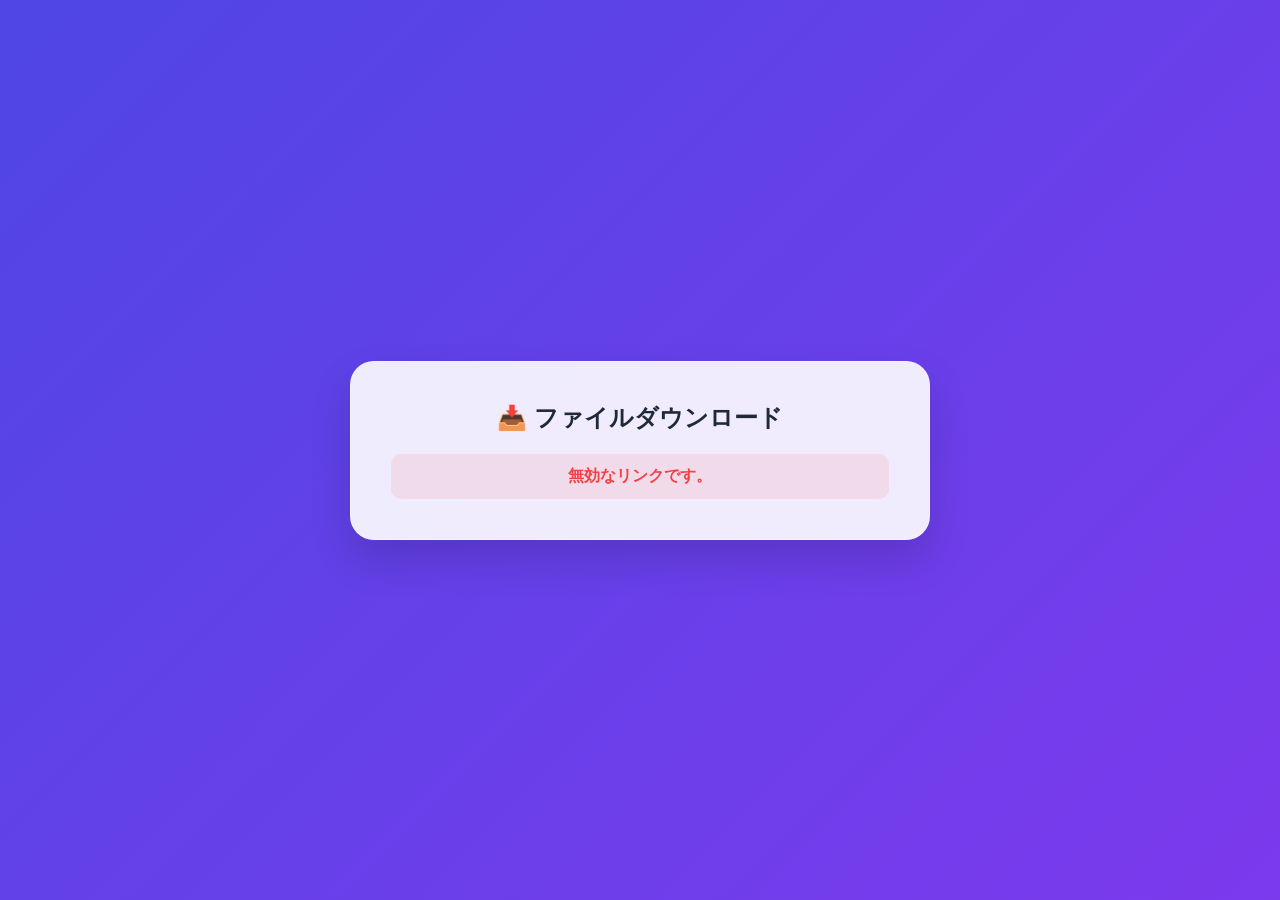
<file: static/download.html>
<!DOCTYPE html>
<html lang="ja">
<head>
    <meta charset="UTF-8">
    <title>ファイルダウンロード - File Share</title>
    <link rel="stylesheet" href="style.css">
</head>
<body>
    <div class="glass-panel">
        <h2 style="color: #1f2937; margin-top: 0;">📥 ファイルダウンロード</h2>
        <div id="loading" style="color: #4b5563; margin: 30px 0;">ファイルを読み込んでいます...</div>
        
        <div id="file-info" class="hidden" style="text-align: left; background: white; padding: 20px; border-radius: 14px; margin: 20px 0; border: 1px solid #e5e7eb;">
            <p style="margin: 8px 0;"><strong>ファイル名:</strong> <span id="f-name" style="color: #4f46e5; word-break: break-all;"></span></p>
            <p style="margin: 8px 0;"><strong>ファイルサイズ:</strong> <span id="f-size" style="color: #4b5563;"></span></p>
            <p style="margin: 8px 0;"><strong>有効期限:</strong> <span id="f-expire" style="color: #4b5563;"></span></p>
        </div>

        <button id="download-btn" class="btn hidden" onclick="startDownload()" style="width: 100%;">ダウンロードする</button>
        <div id="error-msg" class="hidden" style="color: #ef4444; font-weight: 600; margin-top: 20px; background: rgba(239,68,68,0.1); padding: 12px; border-radius: 10px;"></div>
    </div>

    <script>
        const urlParams = new URLSearchParams(window.location.search);
        const fileId = urlParams.get('id');

        async function init() {
            if (!fileId) {
                showError("無効なリンクです。");
                return;
            }
            try {
                const res = await fetch(`/api/info/${fileId}`);
                if (!res.ok) throw new Error("ファイルが見つからないか、有効期限切れです。");
                const data = await res.json();

                document.getElementById('f-name').textContent = data.original_name;
                document.getElementById('f-size').textContent = formatBytes(data.size);
                document.getElementById('f-expire').textContent = data.expires_at === 'never' ? '無期限（永続）' : new Date(data.expires_at).toLocaleString();

                document.getElementById('loading').classList.add('hidden');
                document.getElementById('file-info').classList.remove('hidden');
                document.getElementById('download-btn').classList.remove('hidden');
            } catch (err) {
                showError(err.message);
            }
        }

        function startDownload() {
            window.location.href = `/api/download/${fileId}`;
        }

        function showError(msg) {
            document.getElementById('loading').classList.add('hidden');
            const errDiv = document.getElementById('error-msg');
            errDiv.textContent = msg;
            errDiv.classList.remove('hidden');
        }

        function formatBytes(bytes) {
            if (bytes === 0) return '0 Bytes';
            const k = 1024, sizes = ['Bytes', 'KB', 'MB', 'GB'];
            const i = Math.floor(Math.log(bytes) / Math.log(k));
            return parseFloat((bytes / Math.pow(k, i)).toFixed(2)) + ' ' + sizes[i];
        }

        init();
    </script>
</body>
</html>
</file>
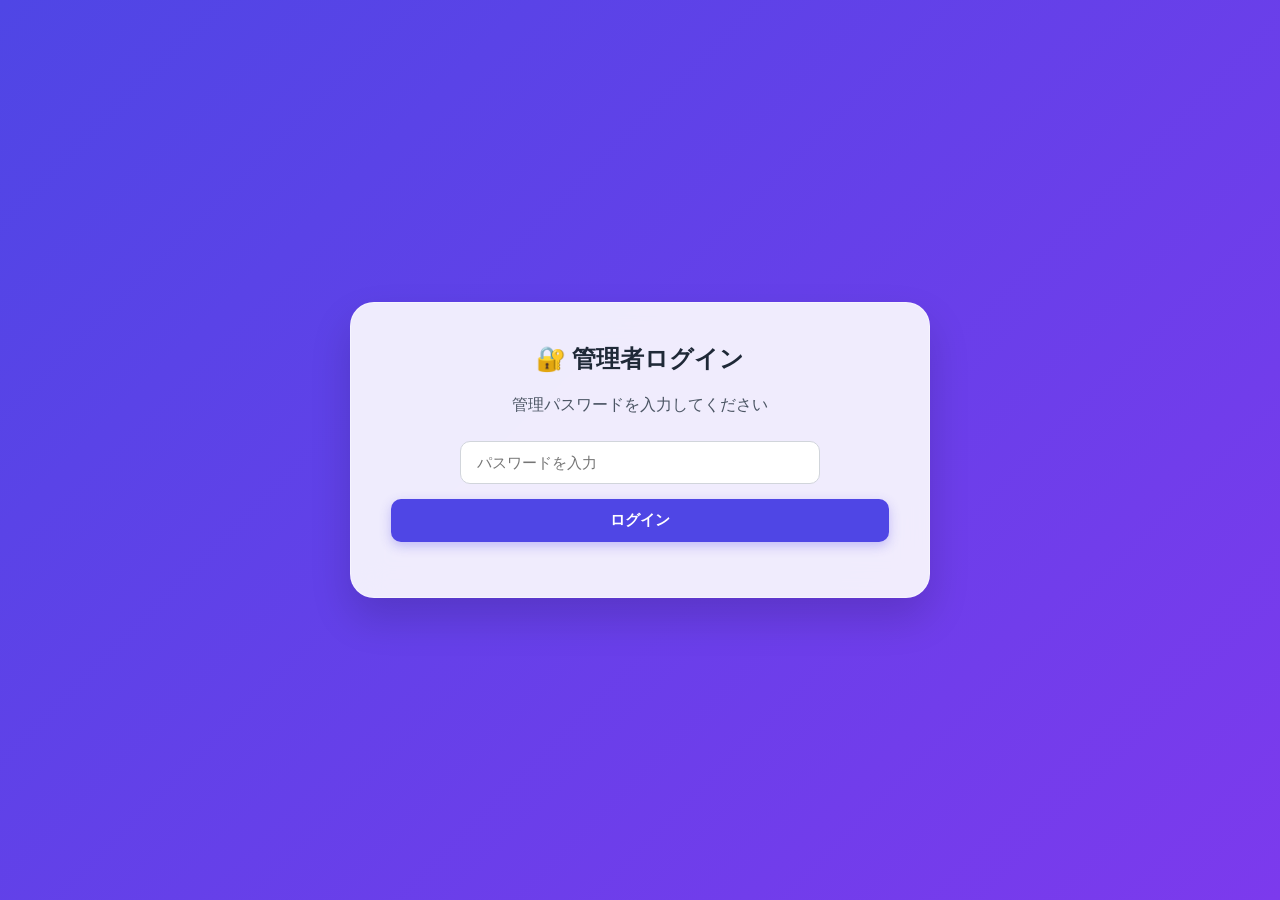
<file: static/manage.html>
<!DOCTYPE html>
<html lang="ja">
<head>
    <meta charset="UTF-8">
    <title>Admin Login - File Share</title>
    <link rel="stylesheet" href="style.css">
</head>
<body>
    <div class="glass-panel">
        <h2 style="color: #1f2937; margin-top: 0;">🔐 管理者ログイン</h2>
        <p style="color: #4b5563; margin-bottom: 25px;">管理パスワードを入力してください</p>
        
        <input type="password" id="secret-key" class="input-field" placeholder="パスワードを入力">
        <br>
        <button onclick="handleLogin()" class="btn" style="width: 100%;">ログイン</button>
        <div id="login-error" style="color: #ef4444; margin-top: 15px; font-size: 14px; font-weight: 500;"></div>
    </div>

    <script>
        async function handleLogin() {
            const token = document.getElementById('secret-key').value;
            const errDiv = document.getElementById('login-error');
            errDiv.textContent = "";

            try {
                const res = await fetch('/api/admin/verify?token=' + encodeURIComponent(token));
                if (res.status === 403) {
                    errDiv.textContent = "⚠️ パスワードが違います";
                    return;
                }
                if (!res.ok) throw new Error("通信エラーが発生しました");

                // トークンを sessionStorage に保存してダッシュボードへページ遷移
                sessionStorage.setItem('admin_token', token);
                window.location.href = '/dashboard.html';
            } catch (err) {
                errDiv.textContent = "⚠️ " + err.message;
            }
        }

        // Enterキーでログイン
        document.getElementById('secret-key').addEventListener('keypress', (e) => {
            if (e.key === 'Enter') handleLogin();
        });
    </script>
</body>
</html>
</file>
<file: static/style.css>
body {
    margin: 0;
    padding: 0;
    font-family: -apple-system, BlinkMacSystemFont, "Segoe UI", Roboto, "Helvetica Neue", Arial, sans-serif;
    background: linear-gradient(135deg, #4f46e5 0%, #7c3aed 100%);
    min-height: 100vh;
    display: flex;
    justify-content: center;
    align-items: center;
    color: #1f2937;
}
.glass-panel {
    background: rgba(255, 255, 255, 0.9);
    backdrop-filter: blur(16px);
    -webkit-backdrop-filter: blur(16px);
    border-radius: 24px;
    padding: 40px;
    box-shadow: 0 20px 40px rgba(0, 0, 0, 0.15);
    width: 100%;
    max-width: 580px;
    text-align: center;
    box-sizing: border-box;
    border: 1px solid rgba(255, 255, 255, 0.4);
}
.drop-zone {
    border: 2px dashed #7c3aed;
    border-radius: 16px;
    padding: 35px 20px;
    margin: 20px 0;
    cursor: pointer;
    transition: all 0.3s ease;
    background: rgba(124, 58, 237, 0.03);
}
.drop-zone:hover, .drop-zone.dragover {
    background: rgba(124, 58, 237, 0.08);
    border-color: #4f46e5;
}
.btn {
    background: #4f46e5;
    color: white;
    border: none;
    padding: 12px 24px;
    border-radius: 10px;
    cursor: pointer;
    font-size: 15px;
    font-weight: 600;
    transition: all 0.2s ease;
    box-shadow: 0 4px 12px rgba(79, 70, 229, 0.3);
}
.btn:hover {
    background: #4338ca;
    transform: translateY(-1px);
}
.btn-danger {
    background: #ef4444;
    box-shadow: 0 4px 12px rgba(239, 68, 68, 0.3);
}
.btn-danger:hover { background: #dc2626; }
.btn-secondary {
    background: #4b5563;
    box-shadow: 0 4px 12px rgba(75, 85, 99, 0.3);
}
.btn-secondary:hover { background: #374151; }
.input-field {
    padding: 12px 16px;
    border-radius: 10px;
    border: 1px solid #d1d5db;
    width: 100%;
    max-width: 360px;
    font-size: 15px;
    margin-bottom: 15px;
    box-sizing: border-box;
    outline: none;
    transition: border-color 0.2s;
}
.input-field:focus { border-color: #4f46e5; box-shadow: 0 0 0 3px rgba(79, 70, 229, 0.1); }
.hidden { display: none !important; }
.file-card {
    background: white;
    border-radius: 14px;
    padding: 18px;
    margin-bottom: 14px;
    display: flex;
    flex-direction: column;
    text-align: left;
    box-shadow: 0 4px 12px rgba(0,0,0,0.04);
    border: 1px solid #e5e7eb;
}
</file>
